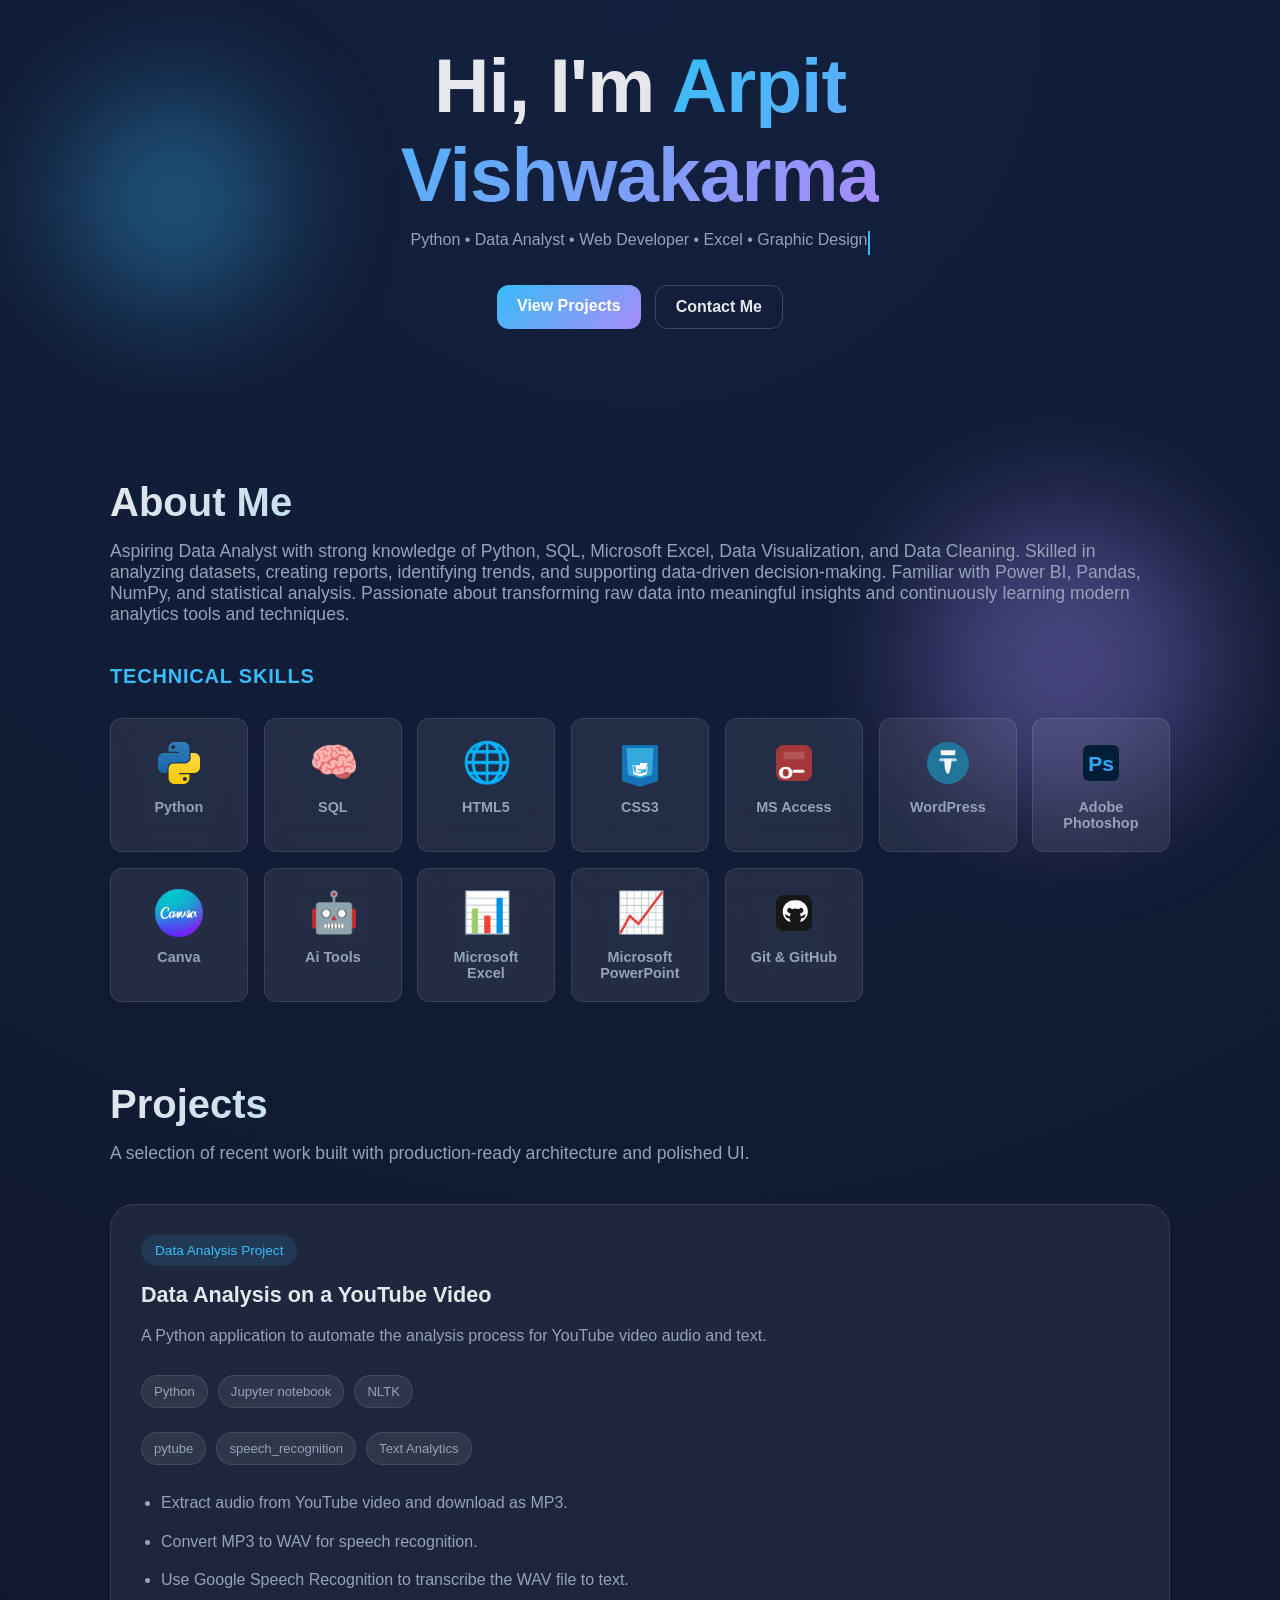
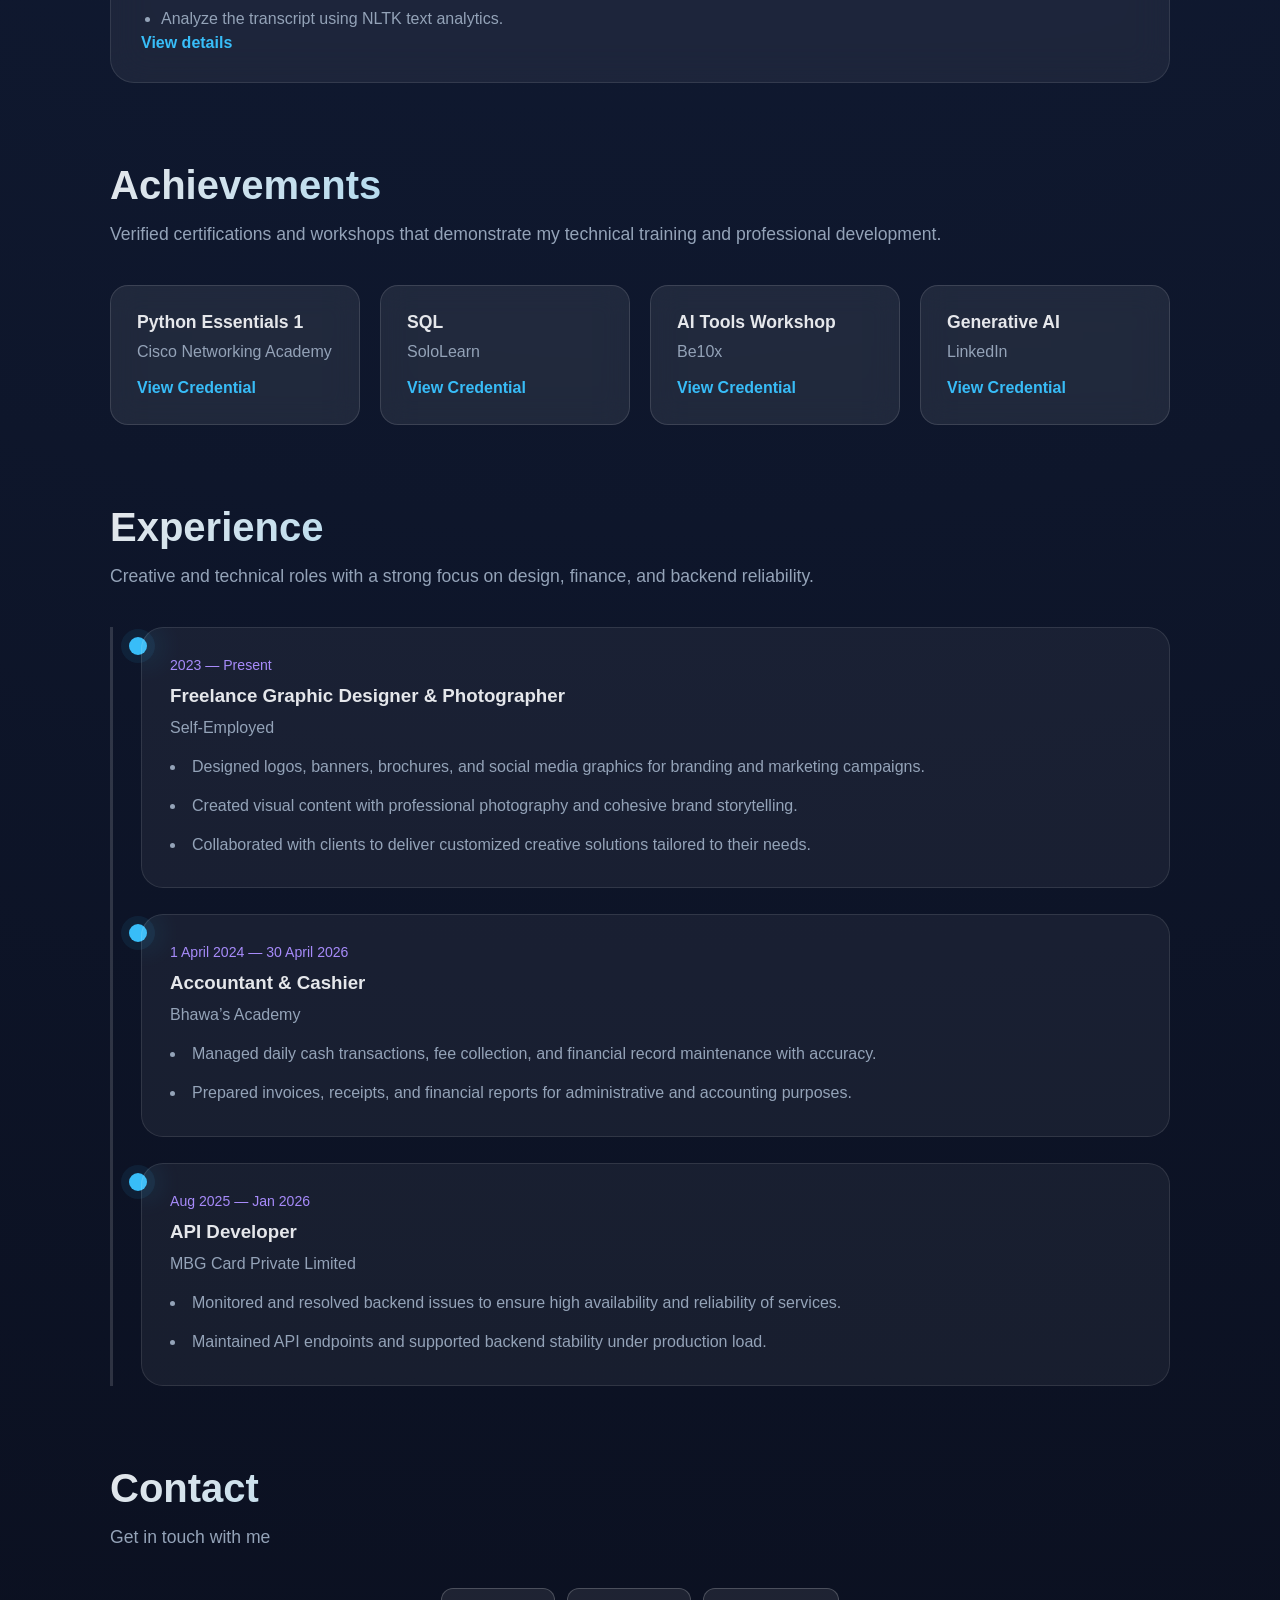
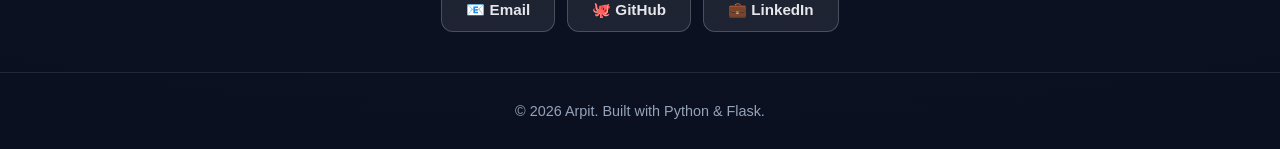
<file: static/index.html>
<!DOCTYPE html>
<html lang="en">
<head>
  <meta charset="UTF-8" />
  <meta name="viewport" content="width=device-width, initial-scale=1.0" />
  <title>Arpit Vishwakarma | Portfolio</title>
  <link rel="stylesheet" href="/static/style.css">
</head>
<body>
  <div class="bg-shape shape1"></div>
  <div class="bg-shape shape2"></div>
  <div class="cursor-glow"></div>

  <header class="hero">
    <div class="hero-content">
      
      <h1 class="fade-in-delayed-1">Hi, I'm <span class="gradient-text">Arpit Vishwakarma</span></h1>
      <p class="typing fade-in-delayed-2">Python • Data Analyst • Web Developer • Excel • Graphic Design </p>
      <div class="hero-actions fade-in-delayed-3">
        <a href="#projects" class="btn btn-primary">View Projects</a>
        <a href="#contact" class="btn btn-outline">Contact Me</a>
      </div>
    </div>
    <div class="scroll-indicator">
      <span></span>
    </div>
  </header>

  <main>
    <section class="section reveal" id="about">
      <div class="section-content">
        <h2 class="section-title">About Me</h2>
        <p class="section-description">Aspiring Data Analyst with strong knowledge of Python, SQL, Microsoft Excel, Data Visualization, and Data 
Cleaning. Skilled in analyzing datasets, creating reports, identifying trends, and supporting data-driven 
decision-making. Familiar with Power BI, Pandas, NumPy, and statistical analysis. Passionate about 
transforming raw data into meaningful insights and continuously learning modern analytics tools and 
techniques. </p>
        <h3 class="section-subtitle">Technical Skills</h3>
        <div class="skills-grid">
          <div class="skill-card" style="--delay: 0.1s">
            <img class="skill-icon" src="/static/icons/python.svg" alt="Python logo" />
            <span class="skill-name">Python</span>
          </div>
          <div class="skill-card" style="--delay: 0.2s">
            <span class="skill-icon">🧠</span>
            <span class="skill-name">SQL</span>
          </div>
          <div class="skill-card" style="--delay: 0.3s">
            <span class="skill-icon">🌐</span>
            <span class="skill-name">HTML5</span>
          </div>
          <div class="skill-card" style="--delay: 0.4s">
            <img class="skill-icon" src="/static/icons/css3.svg" alt="CSS3 logo" />
            <span class="skill-name">CSS3</span>
          </div>
          <div class="skill-card" style="--delay: 0.5s">
            <img class="skill-icon" src="/static/icons/ms-access.svg" alt="MS Access logo" />
            <span class="skill-name">MS Access</span>
          </div>
          <div class="skill-card" style="--delay: 0.6s">
            <img class="skill-icon" src="/static/icons/wordpress.svg" alt="WordPress logo" />
            <span class="skill-name">WordPress</span>
          </div>
          <div class="skill-card" style="--delay: 0.7s">
            <img class="skill-icon" src="/static/icons/adobe-photoshop.svg" alt="Adobe Photoshop logo" />
            <span class="skill-name">Adobe Photoshop</span>
          </div>
          <div class="skill-card" style="--delay: 0.8s">
            <img class="skill-icon" src="/static/icons/canva.svg" alt="Canva logo" />
            <span class="skill-name">Canva</span>
          </div>
          <div class="skill-card" style="--delay: 0.9s">
            <span class="skill-icon">🤖</span>
            <span class="skill-name">Ai Tools</span>
          </div>
          <div class="skill-card" style="--delay: 1.0s">
            <span class="skill-icon">📊</span>
            <span class="skill-name">Microsoft Excel</span>
          </div>
          <div class="skill-card" style="--delay: 1.1s">
            <span class="skill-icon">📈</span>
            <span class="skill-name">Microsoft PowerPoint</span>
          </div>
          <div class="skill-card" style="--delay: 1.2s">
            <img class="skill-icon" src="/static/icons/git-github.svg" alt="Git and GitHub logo" />
            <span class="skill-name">Git &amp; GitHub</span>
          </div>
        </div>
      </div>
    </section>

    <section class="section reveal" id="projects">
      <div class="section-content">
        <div class="section-header">
          <h2 class="section-title">Projects</h2>
          <p class="section-description">A selection of recent work built with production-ready architecture and polished UI.</p>
        </div>
        <div class="project-grid">
          <article class="project-card" style="--delay: 0.1s">
            <span class="project-label">Data Analysis Project</span>
            <h3>Data Analysis on a YouTube Video</h3>
            <p>A Python application to automate the analysis process for YouTube video audio and text.</p>
            <div class="project-meta">
              <span>Python</span>
              <span>Jupyter notebook</span>
              <span>NLTK</span>
            </div>
            <div class="project-meta">
              <span>pytube</span>
              <span>speech_recognition</span>
              <span>Text Analytics</span>
            </div>
            <ul class="project-list">
              <li>Extract audio from YouTube video and download as MP3.</li>
              <li>Convert MP3 to WAV for speech recognition.</li>
              <li>Use Google Speech Recognition to transcribe the WAV file to text.</li>
              <li>Analyze the transcript using NLTK text analytics.</li>
            </ul>
            <a href="https://github.com/Developer-Arpits/-Data-Analysis-on-a-YouTube-video." class="project-link" target="_blank" rel="noopener">View details</a>
          </article>
        </div>
      </div>
    </section>

    <section class="section reveal" id="achievements">
      <div class="section-content">
        <div class="section-header">
          <h2 class="section-title">Achievements</h2>
          <p class="section-description">Verified certifications and workshops that demonstrate my technical training and professional development.</p>
        </div>
        <div class="achievement-grid">
          <article class="achievement-card" style="--delay: 0.1s">
            <h3>Python Essentials 1</h3>
            <p class="achievement-issuer">Cisco Networking Academy</p>
            <a href="https://www.credly.com/badges/370f96ff-fa7a-44c9-9e50-1453b606c12c/public_url" target="_blank" rel="noopener" class="achievement-link">View Credential</a>
          </article>
          <article class="achievement-card" style="--delay: 0.2s">
            <h3>SQL</h3>
            <p class="achievement-issuer">SoloLearn</p>
            <a href="https://api2.sololearn.com/v2/certificates/CC-O5BKJPQH/image/png?t=639160005372228300" target="_blank" rel="noopener" class="achievement-link">View Credential</a>
          </article>
          <article class="achievement-card" style="--delay: 0.3s">
            <h3>AI Tools Workshop</h3>
            <p class="achievement-issuer">Be10x</p>
            <a href="https://certx.in/certificate/0270772f-3809-4400-b29b-1e1c61cd09971412588" target="_blank" rel="noopener" class="achievement-link">View Credential</a>
          </article>
          <article class="achievement-card" style="--delay: 0.4s">
            <h3>Generative AI</h3>
            <p class="achievement-issuer">LinkedIn</p>
            <a href="https://www.linkedin.com/learning/" target="_blank" rel="noopener" class="achievement-link">View Credential</a>
          </article>
        </div>
      </div>
    </section>

    <section class="section reveal" id="experience">
      <div class="section-content">
        <div class="section-header">
          <h2 class="section-title">Experience</h2>
          <p class="section-description">Creative and technical roles with a strong focus on design, finance, and backend reliability.</p>
        </div>
        <div class="timeline">
          <div class="timeline-item" style="--delay: 0.1s">
            <div class="timeline-indicator"></div>
            <div class="timeline-body">
              <span class="timeline-date">2023 — Present</span>
              <h3>Freelance Graphic Designer &amp; Photographer</h3>
              <p class="timeline-company">Self-Employed</p>
              <ul>
                <li>Designed logos, banners, brochures, and social media graphics for branding and marketing campaigns.</li>
                <li>Created visual content with professional photography and cohesive brand storytelling.</li>
                <li>Collaborated with clients to deliver customized creative solutions tailored to their needs.</li>
              </ul>
            </div>
          </div>
          <div class="timeline-item" style="--delay: 0.2s">
            <div class="timeline-indicator"></div>
            <div class="timeline-body">
              <span class="timeline-date">1 April 2024 — 30 April 2026</span>
              <h3>Accountant &amp; Cashier</h3>
              <p class="timeline-company">Bhawa’s Academy</p>
              <ul>
                <li>Managed daily cash transactions, fee collection, and financial record maintenance with accuracy.</li>
                <li>Prepared invoices, receipts, and financial reports for administrative and accounting purposes.</li>
              </ul>
            </div>
          </div>
          <div class="timeline-item" style="--delay: 0.3s">
            <div class="timeline-indicator"></div>
            <div class="timeline-body">
              <span class="timeline-date">Aug 2025 — Jan 2026</span>
              <h3>API Developer</h3>
              <p class="timeline-company">MBG Card Private Limited</p>
              <ul>
                <li>Monitored and resolved backend issues to ensure high availability and reliability of services.</li>
                <li>Maintained API endpoints and supported backend stability under production load.</li>
              </ul>
            </div>
          </div>
        </div>
      </div>
    </section>

    <section class="section reveal" id="contact">
      <div class="section-content">
        <h2 class="section-title">Contact</h2>
        <p class="section-description">Get in touch with me</p>
        <div class="contact-links">
          <a href="mailto:arpitvishwakarma078@gmail.com" class="contact-btn btn-contact-1">📧 Email</a>
          <a href="https://github.com/Developer-Arpits" target="_blank" class="contact-btn btn-contact-2">🐙 GitHub</a>
          <a href="https://www.linkedin.com/in/arpit-vishwakarma-138973283/" target="_blank" class="contact-btn btn-contact-3">💼 LinkedIn</a>
        </div>
      </div>
    </section>
  </main>

  <footer class="footer">
    <p>© 2026 Arpit. Built with Python & Flask.</p>
  </footer>

  <script src="/static/script.js"></script>
</body>
</html>
</file>
<file: static/style.css>
:root {
  --bg: #0b1020;
  --panel: rgba(255,255,255,0.08);
  --text: #e5e7eb;
  --muted: #94a3b8;
  --accent: #38bdf8;
  --accent2: #a78bfa;
}

* { box-sizing: border-box; margin: 0; padding: 0; }

html {
  scroll-behavior: smooth;
}

body {
  font-family: Inter, Arial, sans-serif;
  background: radial-gradient(circle at top, #13203d, var(--bg));
  color: var(--text);
  overflow-x: hidden;
  position: relative;
}

/* Cursor Glow Effect */
.cursor-glow {
  position: fixed;
  width: 30px;
  height: 30px;
  border: 2px solid var(--accent);
  border-radius: 50%;
  pointer-events: none;
  z-index: 9999;
  opacity: 0;
  transition: opacity 0.3s ease;
}

.cursor-glow.active {
  opacity: 1;
}

/* Background Shapes */
.bg-shape {
  position: fixed;
  border-radius: 50%;
  filter: blur(60px);
  opacity: 0.35;
  z-index: -1;
  animation: float 8s ease-in-out infinite;
}

.shape1 {
  width: 220px; height: 220px; background: var(--accent);
  top: 10%; left: 5%;
}

.shape2 {
  width: 300px; height: 300px; background: var(--accent2);
  right: 5%; bottom: 10%;
  animation-delay: 2s;
}

/* Hero Section */
.hero {
  min-height: calc(50vh - 10px);
  display: grid;
  place-items: center;
  text-align: center;
  padding: 10px 20px 20px;
  position: relative;
}

.hero-content {
  max-width: 800px;
}

.badge {
  display: inline-block;
  background: var(--panel);
  padding: 8px 14px;
  border-radius: 999px;
  margin-bottom: 18px;
  backdrop-filter: blur(12px);
  border: 1px solid rgba(255,255,255,0.1);
  animation: pulse-border 2s ease-in-out infinite;
}

.hero h1 {
  font-size: clamp(2.5rem, 6vw, 5rem);
  margin-bottom: 12px;
  font-weight: 800;
  letter-spacing: -1px;
}

.gradient-text {
  background: linear-gradient(135deg, var(--accent), var(--accent2));
  -webkit-background-clip: text;
  -webkit-text-fill-color: transparent;
  background-clip: text;
  animation: gradient-shift 3s ease infinite;
}

.typing {
  color: var(--muted);
  margin-bottom: 24px;
  min-height: 24px;
  border-right: 2px solid var(--accent);
  white-space: nowrap;
  overflow: hidden;
  width: fit-content;
  margin-left: auto;
  margin-right: auto;
  animation: typing 3s steps(40, end) 1s 1 forwards, blink 0.8s infinite 3s;
}

.hero-actions {
  display: flex;
  gap: 14px;
  justify-content: center;
  flex-wrap: wrap;
  margin-top: 30px;
}

.btn {
  padding: 12px 20px;
  border-radius: 12px;
  text-decoration: none;
  transition: all 0.3s cubic-bezier(0.34, 1.56, 0.64, 1);
  font-weight: 600;
  cursor: pointer;
  border: none;
  position: relative;
  overflow: hidden;
}

.btn::before {
  content: '';
  position: absolute;
  top: 0;
  left: -100%;
  width: 100%;
  height: 100%;
  background: rgba(255,255,255,0.2);
  transition: left 0.3s ease;
  z-index: -1;
}

.btn:hover::before {
  left: 100%;
}

.btn-primary {
  background: linear-gradient(135deg, var(--accent), var(--accent2));
  color: white;
}

.btn-primary:hover {
  transform: translateY(-4px);
  box-shadow: 0 12px 30px rgba(56,189,248,0.35);
}

.btn-outline {
  background: transparent;
  border: 1px solid rgba(255,255,255,0.18);
  color: var(--text);
}

.btn-outline:hover {
  background: rgba(255,255,255,0.1);
  border-color: var(--accent);
  color: var(--accent);
  transform: translateY(-2px);
}


/* Sections */
.section {
  max-width: 1100px;
  margin: 0 auto;
  padding: 40px 20px;
  position: relative;
}

.section-content {
  animation: slide-in 0.6s ease-out;
}

.section-title {
  font-size: 2.5rem;
  margin-bottom: 16px;
  background: linear-gradient(135deg, var(--text), var(--accent));
  -webkit-background-clip: text;
  -webkit-text-fill-color: transparent;
  background-clip: text;
}

.section-description {
  color: var(--muted);
  font-size: 1.1rem;
  margin-bottom: 40px;
}

/* Skills Grid */
.skills-grid {
  display: grid;
  grid-template-columns: repeat(auto-fit, minmax(120px, 1fr));
  gap: 16px;
  margin-top: 30px;
}

.skill-card {
  background: var(--panel);
  border: 1px solid rgba(255,255,255,0.1);
  padding: 20px;
  border-radius: 12px;
  text-align: center;
  backdrop-filter: blur(14px);
  transition: all 0.3s ease;
  animation: scale-in 0.5s ease-out;
  animation-delay: var(--delay);
  opacity: 0;
  animation-fill-mode: forwards;
}

.section-subtitle {
  font-size: 1.25rem;
  margin: 24px 0 16px;
  color: var(--accent);
  letter-spacing: 0.04em;
  text-transform: uppercase;
}
.skill-card:hover {
  transform: translateY(-8px);
  background: rgba(255,255,255,0.12);
  border-color: var(--accent);
  box-shadow: 0 8px 20px rgba(56,189,248,0.15);
}

.skill-icon {
  width: 48px;
  height: 48px;
  display: block;
  margin: 0 auto 12px;
  animation: float-icon 3s ease-in-out infinite;
}

.skill-icon:not(img) {
  font-size: 2.5rem;
}

.skill-name {
  display: block;
  font-size: 0.9rem;
  color: var(--muted);
  font-weight: 600;
}

/* Projects Grid */
.grid {
  display: grid;
  grid-template-columns: repeat(auto-fit, minmax(280px, 1fr));
  gap: 24px;
  margin-top: 40px;
}

.achievement-grid {
  display: grid;
  grid-template-columns: repeat(auto-fit, minmax(240px, 1fr));
  gap: 20px;
  margin-top: 30px;
}

.achievement-card {
  background: var(--panel);
  border: 1px solid rgba(255,255,255,0.12);
  padding: 26px;
  border-radius: 18px;
  backdrop-filter: blur(14px);
  transition: transform 0.3s ease, box-shadow 0.3s ease;
  animation: card-appear 0.6s ease-out;
  animation-delay: var(--delay);
  opacity: 0;
  animation-fill-mode: forwards;
}

.achievement-card:hover {
  transform: translateY(-8px);
  box-shadow: 0 18px 30px rgba(56,189,248,0.15);
}

.achievement-card h3 {
  font-size: 1.1rem;
  margin-bottom: 10px;
  color: var(--text);
}

.achievement-issuer {
  color: var(--muted);
  margin-bottom: 18px;
}

.achievement-link {
  display: inline-block;
  color: var(--accent);
  text-decoration: none;
  font-weight: 600;
  border-bottom: 1px solid transparent;
}

.achievement-link:hover {
  border-color: var(--accent);
}

.card {
  background: var(--panel);
  border: 1px solid rgba(255,255,255,0.12);
  padding: 28px;
  border-radius: 18px;
  backdrop-filter: blur(14px);
  transition: all 0.4s cubic-bezier(0.34, 1.56, 0.64, 1);
  animation: card-appear 0.6s ease-out;
  animation-delay: var(--delay);
  opacity: 0;
  animation-fill-mode: forwards;
  position: relative;
  overflow: hidden;
}

.card::before {
  content: '';
  position: absolute;
  top: -50%;
  right: -50%;
  width: 100%;
  height: 100%;
  background: radial-gradient(circle, rgba(56,189,248,0.1) 0%, transparent 70%);
  transition: all 0.5s ease;
  opacity: 0;
}

.card:hover::before {
  top: 0;
  right: 0;
  opacity: 1;
}

.card-header {
  font-size: 2.5rem;
  margin-bottom: 16px;
  animation: float-icon 3s ease-in-out infinite;
}

.card h3 {
  font-size: 1.3rem;
  margin-bottom: 12px;
  color: var(--text);
  transition: color 0.3s ease;
}

.card p {
  color: var(--muted);
  margin-bottom: 16px;
  transition: color 0.3s ease;
}

.card-link {
  display: inline-block;
  color: var(--accent);
  text-decoration: none;
  transition: all 0.3s ease;
  font-weight: 600;
  position: relative;
}

.card-link::after {
  content: '';
  position: absolute;
  bottom: -2px;
  left: 0;
  width: 0;
  height: 2px;
  background: var(--accent);
  transition: width 0.3s ease;
}

.card-link:hover::after {
  width: 100%;
}

.card:hover {
  transform: translateY(-12px);
  border-color: rgba(56,189,248,0.5);
  box-shadow: 0 20px 40px rgba(56,189,248,0.15);
}

.card:hover h3,
.card:hover p {
  color: var(--text);
}

/* Contact Section */
.contact-links {
  display: flex;
  gap: 12px;
  justify-content: center;
  flex-wrap: wrap;
  margin-top: 30px;
}

.contact-btn {
  background: rgba(255,255,255,0.08);
  border: 1px solid rgba(255,255,255,0.2);
  color: var(--text);
  padding: 12px 24px;
  border-radius: 12px;
  text-decoration: none;
  transition: all 0.3s cubic-bezier(0.34, 1.56, 0.64, 1);
  font-size: 0.95rem;
  font-weight: 600;
  position: relative;
  overflow: hidden;
  animation: contact-btn-appear 0.5s ease-out;
  animation-delay: var(--delay);
  opacity: 0;
  animation-fill-mode: forwards;
}

.contact-btn::before {
  content: '';
  position: absolute;
  top: 0;
  left: -100%;
  width: 100%;
  height: 100%;
  background: linear-gradient(90deg, transparent, rgba(255,255,255,0.2), transparent);
  transition: left 0.5s;
}

.contact-btn:hover::before {
  left: 100%;
}

.btn-contact-1:hover { background: rgba(56,189,248,0.2); border-color: var(--accent); }
.btn-contact-2:hover { background: rgba(167,139,250,0.2); border-color: var(--accent2); }
.btn-contact-3:hover { background: rgba(56,189,248,0.15); border-color: var(--accent); }

.contact-btn:hover {
  transform: translateY(-4px);
  color: var(--accent);
}

/* Reveal Animation */
.reveal {
  opacity: 0;
  transform: translateY(40px);
  transition: all 0.8s ease;
}

.reveal.active {
  opacity: 1;
  transform: translateY(0);
}

/* Footer */
.footer {
  text-align: center;
  padding: 30px 20px;
  color: var(--muted);
  font-size: 0.9rem;
  border-top: 1px solid rgba(255,255,255,0.1);
}

/* Animations */
@keyframes float {
  0%, 100% { transform: translateY(0px) scale(1); }
  50% { transform: translateY(-20px) scale(1.05); }
}

@keyframes float-icon {
  0%, 100% { transform: translateY(0px); }
  50% { transform: translateY(-10px); }
}

@keyframes typing {
  0% { width: 0; }
  100% { width: 100%; }
}

@keyframes blink {
  50% { border-color: transparent; }
}

@keyframes pulse-border {
  0%, 100% { box-shadow: 0 0 0 0 rgba(56,189,248,0.4); }
  50% { box-shadow: 0 0 0 10px rgba(56,189,248,0); }
}

@keyframes gradient-shift {
  0%, 100% { filter: hue-rotate(0deg); }
  50% { filter: hue-rotate(10deg); }
}

.project-grid {
  display: grid;
  grid-template-columns: repeat(auto-fit, minmax(300px, 1fr));
  gap: 24px;
  margin-top: 36px;
}

.project-card {
  background: rgba(255,255,255,0.06);
  border: 1px solid rgba(255,255,255,0.1);
  border-radius: 24px;
  padding: 30px;
  backdrop-filter: blur(18px);
  transition: transform 0.35s ease, box-shadow 0.35s ease;
  position: relative;
  overflow: hidden;
  opacity: 0;
  animation: card-appear 0.6s ease-out;
  animation-delay: var(--delay);
  animation-fill-mode: forwards;
}

.project-card:hover {
  transform: translateY(-10px);
  box-shadow: 0 28px 60px rgba(56,189,248,0.12);
}

.project-label {
  display: inline-flex;
  padding: 8px 14px;
  background: rgba(56,189,248,0.12);
  color: var(--accent);
  border-radius: 999px;
  font-size: 0.85rem;
  margin-bottom: 16px;
}

.project-card h3 {
  font-size: 1.35rem;
  margin-bottom: 14px;
}

.project-card p {
  color: var(--muted);
  line-height: 1.8;
}

.project-meta {
  display: flex;
  flex-wrap: wrap;
  gap: 10px;
  margin: 24px 0;
}

.project-meta span {
  display: inline-flex;
  padding: 8px 12px;
  border-radius: 999px;
  background: rgba(255,255,255,0.08);
  border: 1px solid rgba(255,255,255,0.1);
  color: var(--muted);
  font-size: 0.82rem;
}

.project-link {
  display: inline-flex;
  align-items: center;
  gap: 8px;
  font-weight: 700;
  color: var(--accent);
  text-decoration: none;
  transition: color 0.3s ease;
}

.project-link:hover {
  color: var(--accent2);
}

.project-list {
  margin: 24px 0 0;
  padding-left: 20px;
  color: var(--muted);
  display: grid;
  gap: 10px;
}

.project-list li {
  line-height: 1.8;
}

.section-header {
  margin-bottom: 28px;
}

.timeline {
  border-left: 3px solid rgba(255,255,255,0.14);
  padding-left: 28px;
  display: grid;
  gap: 26px;
  margin-top: 30px;
}

.timeline-item {
  position: relative;
  opacity: 0;
  animation: card-appear 0.6s ease-out;
  animation-delay: var(--delay);
  animation-fill-mode: forwards;
}

.timeline-item::before {
  content: '';
  position: absolute;
  left: -12px;
  top: 10px;
  width: 18px;
  height: 18px;
  border-radius: 50%;
  background: var(--accent);
  box-shadow: 0 0 0 8px rgba(56,189,248,0.08);
}

.timeline-body {
  background: rgba(255,255,255,0.05);
  border: 1px solid rgba(255,255,255,0.1);
  border-radius: 22px;
  padding: 28px;
  backdrop-filter: blur(16px);
}

.timeline-date {
  display: inline-block;
  color: var(--accent2);
  font-size: 0.88rem;
  margin-bottom: 12px;
}

.timeline-company {
  color: var(--muted);
  margin-bottom: 16px;
  display: block;
}

.timeline-body h3 {
  margin-bottom: 12px;
}

.timeline-body ul {
  display: grid;
  gap: 10px;
  list-style: disc inside;
  color: var(--muted);
  line-height: 1.8;
}

@keyframes card-appear {
  from {
    opacity: 0;
    transform: translateY(30px);
  }
  to {
    opacity: 1;
    transform: translateY(0);
  }
}


@keyframes bounce {
  0%, 100% { transform: translateX(-50%) translateY(0); }
  50% { transform: translateX(-50%) translateY(-10px); }
}

@keyframes scroll-down {
  0% { top: 8px; opacity: 1; }
  100% { top: 18px; opacity: 0; }
}

@keyframes scale-in {
  from {
    opacity: 0;
    transform: scale(0.9);
  }
  to {
    opacity: 1;
    transform: scale(1);
  }
}

@keyframes slide-in {
  from {
    opacity: 0;
    transform: translateY(20px);
  }
  to {
    opacity: 1;
    transform: translateY(0);
  }
}

@keyframes card-appear {
  from {
    opacity: 0;
    transform: translateY(30px);
  }
  to {
    opacity: 1;
    transform: translateY(0);
  }
}

@keyframes contact-btn-appear {
  from {
    opacity: 0;
    transform: translateY(20px);
  }
  to {
    opacity: 1;
    transform: translateY(0);
  }
}

@keyframes fade-in {
  from { opacity: 0; }
  to { opacity: 1; }
}

.fade-in {
  animation: fade-in 0.8s ease-out;
}

.fade-in-delayed-1 {
  animation: fade-in 0.8s ease-out 0.2s forwards;
  opacity: 0;
}

.fade-in-delayed-2 {
  animation: fade-in 0.8s ease-out 0.4s forwards;
  opacity: 0;
}

.fade-in-delayed-3 {
  animation: fade-in 0.8s ease-out 0.6s forwards;
  opacity: 0;
}

/* Responsive Design */
@media (max-width: 640px) {
  .hero { min-height: 80vh; }
  .typing { white-space: normal; border-right: none; }
  .section { padding: 60px 20px; }
  .section-title { font-size: 1.8rem; }
  .grid { grid-template-columns: 1fr; }
  .skills-grid { grid-template-columns: repeat(2, 1fr); }
}
</file>
